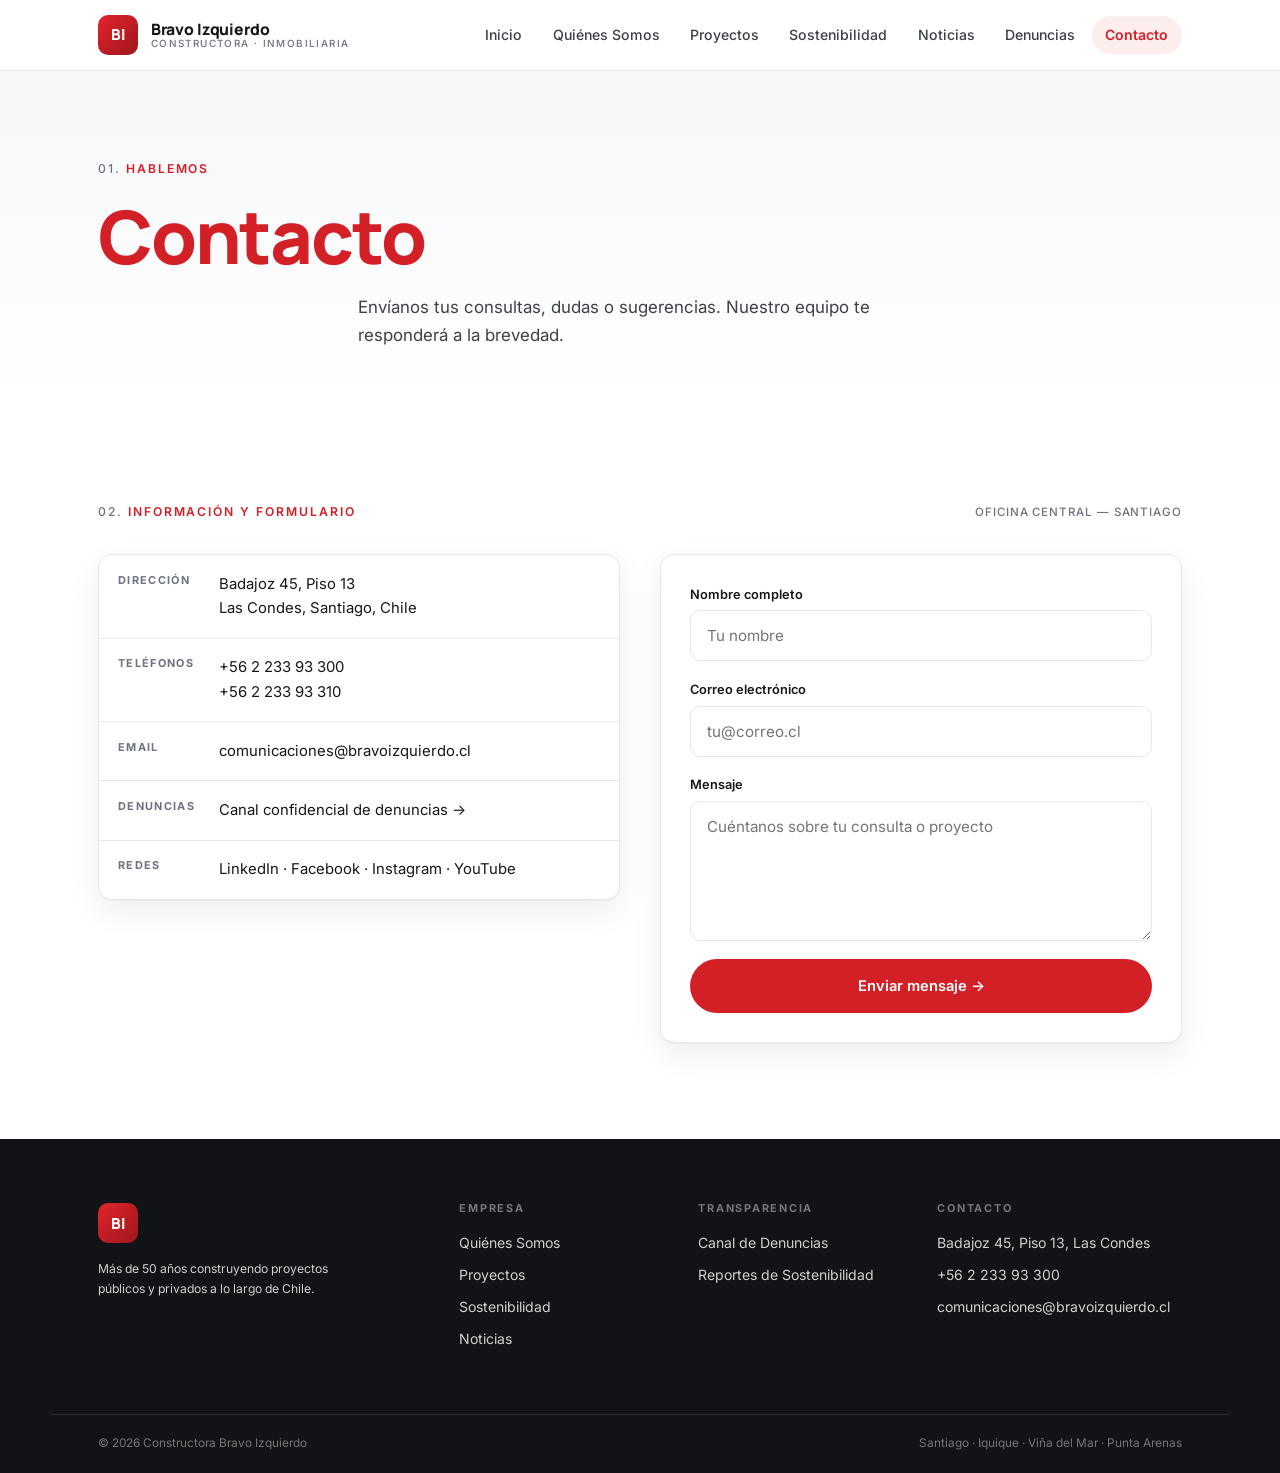
<file: contacto.html>
﻿<!DOCTYPE html>
<html lang="es">
<head>
  <meta charset="UTF-8">
  <meta name="viewport" content="width=device-width, initial-scale=1.0">
  <title>Contacto — Bravo Izquierdo</title>
  <meta name="description" content="Contáctanos: Badajoz 45, Piso 13, Las Condes, Santiago. Teléfono +56 2 233 93 300.">
  <link rel="preconnect" href="https://fonts.googleapis.com">
  <link rel="preconnect" href="https://fonts.gstatic.com" crossorigin>
  <link rel="stylesheet" href="https://fonts.googleapis.com/css2?family=Manrope:wght@600;700;800&family=Inter:wght@400;500;600&display=swap">
  <link rel="stylesheet" href="styles.css?v=20260612c">
  <script>document.documentElement.classList.add("js");</script>
</head>
<body>
<a class="skip-link" href="#contenido">Saltar al contenido</a>

<header class="masthead">
  <div class="masthead-grid">
    <a href="index.html" class="brand">
      <span class="brand-mark">BI</span>
      <span class="brand-name">Bravo Izquierdo<small>Constructora · Inmobiliaria</small></span>
    </a>
    <button class="nav-toggle" aria-expanded="false" aria-controls="nav-principal">Menú</button>
  </div>
  <nav class="nav" id="nav-principal">
    <a href="index.html">Inicio</a>
    <a href="quienes-somos.html">Quiénes Somos</a>
    <a href="proyectos.html">Proyectos</a>
    <a href="sostenibilidad.html">Sostenibilidad</a>
    <a href="noticias.html">Noticias</a>
    <a href="denuncias.html">Denuncias</a>
    <a href="contacto.html" class="is-active">Contacto</a>
  </nav>
</header>

<main id="contenido">

  <section class="subhero">
    <p class="kicker"><span class="num">01.</span> Hablemos</p>
    <h1 class="display-xl reveal"><em>Contacto</em></h1>
    <p class="deck reveal">Envíanos tus consultas, dudas o sugerencias. Nuestro equipo te responderá a la brevedad.</p>
  </section>

  <section class="section">
    <div class="section-head">
      <p class="kicker"><span class="num">02.</span> Información y formulario</p>
      <p class="hint">Oficina central — Santiago</p>
    </div>
    <div class="split">
      <div>
        <dl class="contact-list reveal">
          <div class="item">
            <dt>Dirección</dt>
            <dd>Badajoz 45, Piso 13<br>Las Condes, Santiago, Chile</dd>
          </div>
          <div class="item">
            <dt>Teléfonos</dt>
            <dd><a href="tel:+56223393300">+56 2 233 93 300</a><br><a href="tel:+56223393310">+56 2 233 93 310</a></dd>
          </div>
          <div class="item">
            <dt>Email</dt>
            <dd><a href="mailto:comunicaciones@bravoizquierdo.cl">comunicaciones@bravoizquierdo.cl</a></dd>
          </div>
          <div class="item">
            <dt>Denuncias</dt>
            <dd><a href="denuncias.html">Canal confidencial de denuncias →</a></dd>
          </div>
          <div class="item">
            <dt>Redes</dt>
            <dd>
              <a href="https://www.linkedin.com/company/constructora-bravo-izquierdo" target="_blank" rel="noopener">LinkedIn</a> ·
              <a href="https://www.facebook.com/bravoizquierdo" target="_blank" rel="noopener">Facebook</a> ·
              <a href="https://www.instagram.com/bravoizquierdo" target="_blank" rel="noopener">Instagram</a> ·
              <a href="https://www.youtube.com/@bravoizquierdo" target="_blank" rel="noopener">YouTube</a>
            </dd>
          </div>
        </dl>
      </div>
      <div>
        <form class="form reveal" action="mailto:comunicaciones@bravoizquierdo.cl" method="post" enctype="text/plain">
          <div class="form-row">
            <label for="nombre">Nombre completo</label>
            <input type="text" id="nombre" name="nombre" required autocomplete="name" placeholder="Tu nombre">
          </div>
          <div class="form-row">
            <label for="email">Correo electrónico</label>
            <input type="email" id="email" name="email" required autocomplete="email" placeholder="tu@correo.cl">
          </div>
          <div class="form-row">
            <label for="mensaje">Mensaje</label>
            <textarea id="mensaje" name="mensaje" required placeholder="Cuéntanos sobre tu consulta o proyecto"></textarea>
          </div>
          <div class="form-row">
            <button type="submit">Enviar mensaje →</button>
          </div>
        </form>
      </div>
    </div>
  </section>

</main>

<footer class="footer">
  <div class="footer-grid">
    <div>
      <span class="brand-mark" style="margin-bottom:1rem;">BI</span>
      <p class="mono" style="font-size:.76rem; max-width:34ch;">Más de 50 años construyendo proyectos públicos y privados a lo largo de Chile.</p>
    </div>
    <div>
      <h4>Empresa</h4>
      <ul>
        <li><a href="quienes-somos.html">Quiénes Somos</a></li>
        <li><a href="proyectos.html">Proyectos</a></li>
        <li><a href="sostenibilidad.html">Sostenibilidad</a></li>
        <li><a href="noticias.html">Noticias</a></li>
      </ul>
    </div>
    <div>
      <h4>Transparencia</h4>
      <ul>
        <li><a href="denuncias.html">Canal de Denuncias</a></li>
        <li><a href="sostenibilidad.html">Reportes de Sostenibilidad</a></li>
      </ul>
    </div>
    <div>
      <h4>Contacto</h4>
      <ul>
        <li>Badajoz 45, Piso 13, Las Condes</li>
        <li><a href="tel:+56223393300">+56 2 233 93 300</a></li>
        <li><a href="mailto:comunicaciones@bravoizquierdo.cl">comunicaciones@bravoizquierdo.cl</a></li>
      </ul>
    </div>
  </div>
  <div class="footer-base">
    <span>© <span id="anio-actual">2026</span> Constructora Bravo Izquierdo</span>
    <span>Santiago · Iquique · Viña del Mar · Punta Arenas</span>
  </div>
</footer>

<script defer src="lib/manifest.js?v=20260612c"></script>
<script defer src="main.js?v=20260612c"></script>
</body>
</html>
</file>
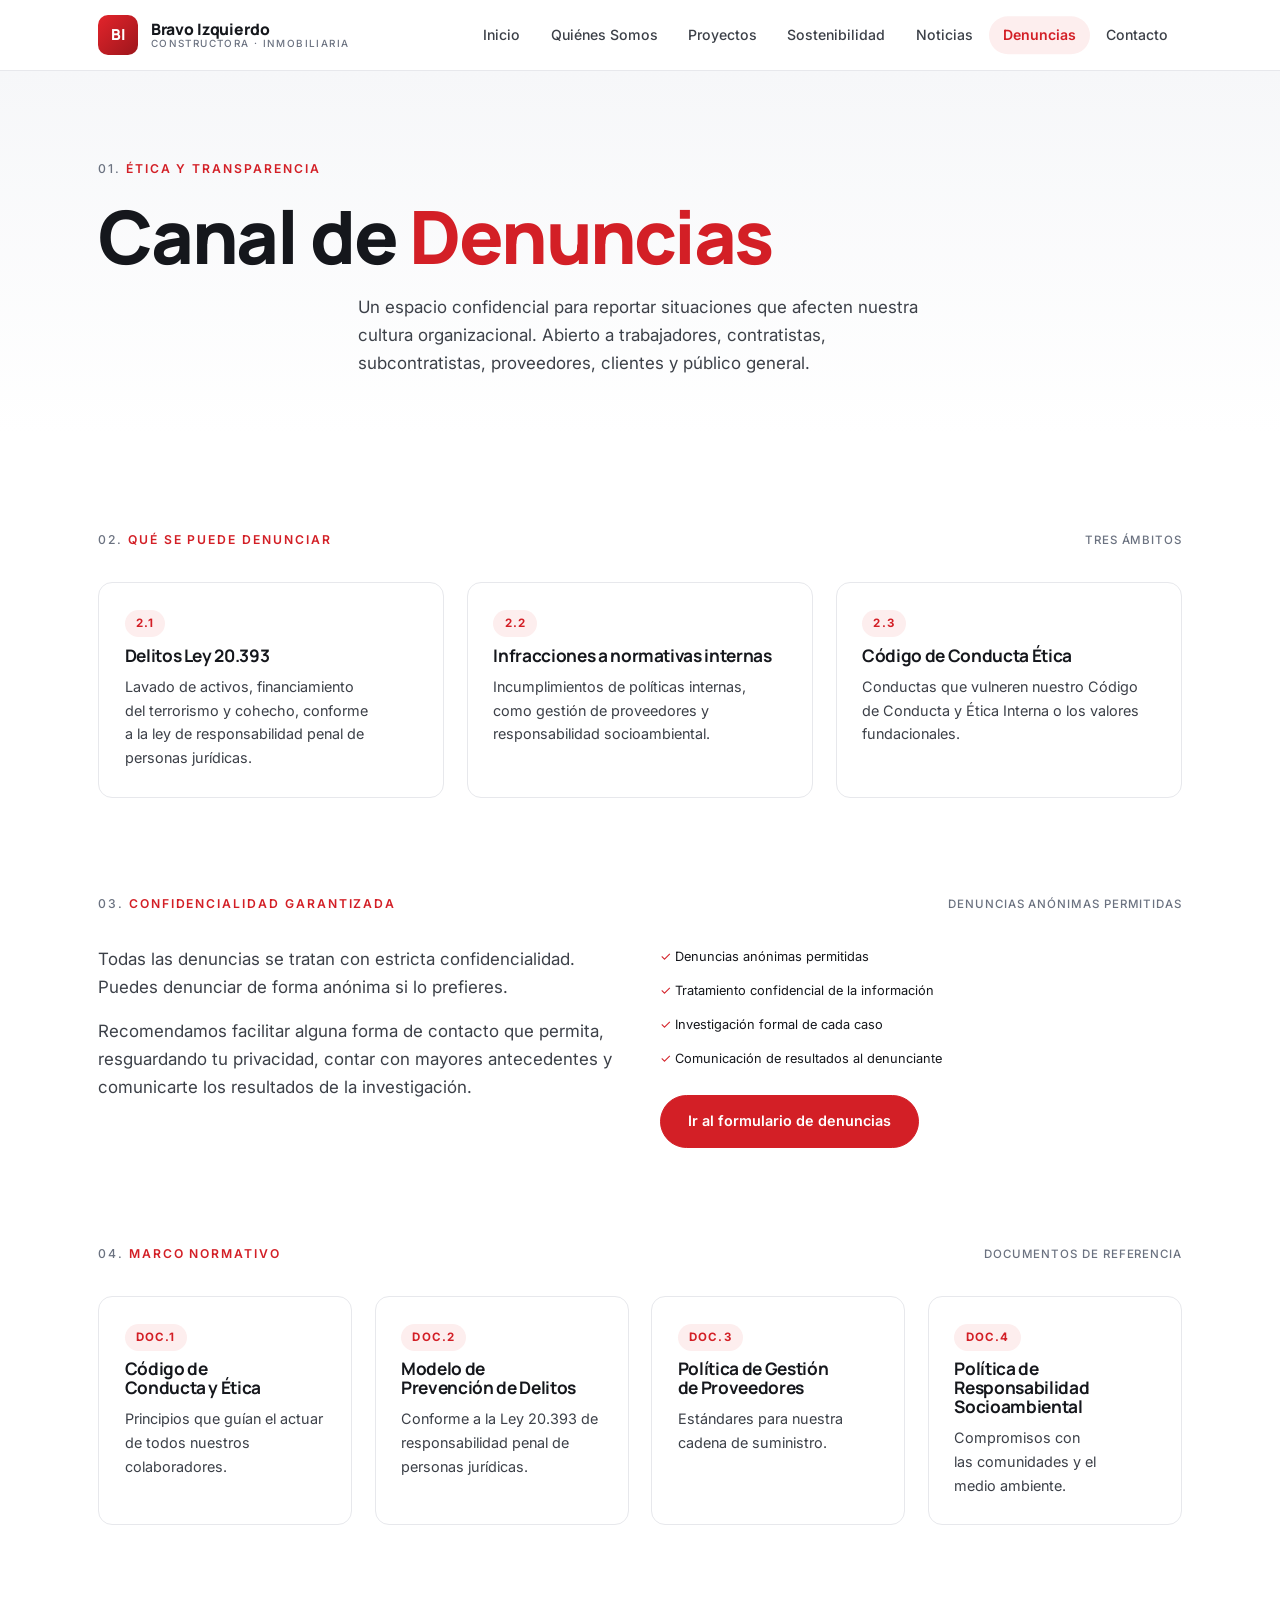
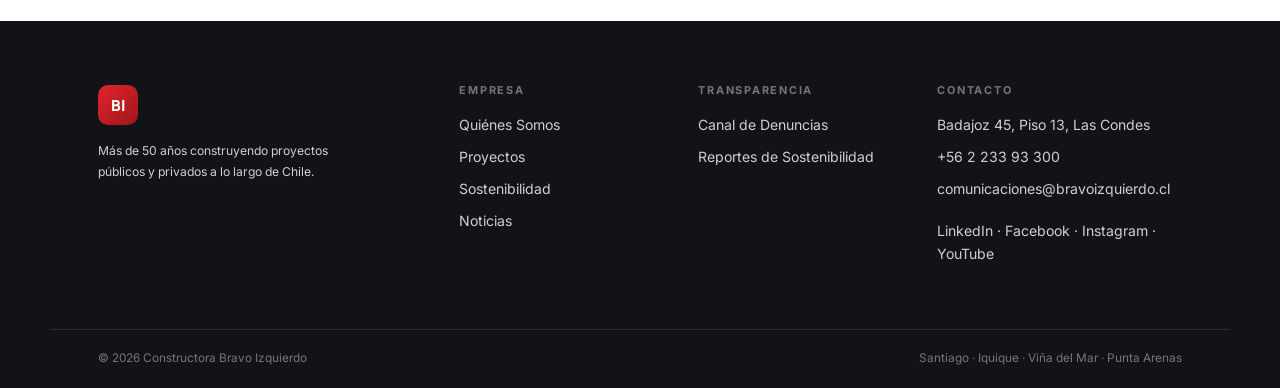
<file: denuncias.html>
﻿<!DOCTYPE html>
<html lang="es">
<head>
  <meta charset="UTF-8">
  <meta name="viewport" content="width=device-width, initial-scale=1.0">
  <title>Canal de Denuncias — Bravo Izquierdo</title>
  <meta name="description" content="Canal de denuncias confidencial de Constructora Bravo Izquierdo: Ley 20.393, Código de Conducta Ética y normativas internas.">
  <link rel="preconnect" href="https://fonts.googleapis.com">
  <link rel="preconnect" href="https://fonts.gstatic.com" crossorigin>
  <link rel="stylesheet" href="https://fonts.googleapis.com/css2?family=Manrope:wght@600;700;800&family=Inter:wght@400;500;600&display=swap">
  <link rel="stylesheet" href="styles.css?v=20260612c">
  <script>document.documentElement.classList.add("js");</script>
</head>
<body>
<a class="skip-link" href="#contenido">Saltar al contenido</a>

<header class="masthead">
  <div class="masthead-grid">
    <a href="index.html" class="brand">
      <span class="brand-mark">BI</span>
      <span class="brand-name">Bravo Izquierdo<small>Constructora · Inmobiliaria</small></span>
    </a>
    <button class="nav-toggle" aria-expanded="false" aria-controls="nav-principal">Menú</button>
  </div>
  <nav class="nav" id="nav-principal">
    <a href="index.html">Inicio</a>
    <a href="quienes-somos.html">Quiénes Somos</a>
    <a href="proyectos.html">Proyectos</a>
    <a href="sostenibilidad.html">Sostenibilidad</a>
    <a href="noticias.html">Noticias</a>
    <a href="denuncias.html" class="is-active">Denuncias</a>
    <a href="contacto.html">Contacto</a>
  </nav>
</header>

<main id="contenido">

  <section class="subhero">
    <p class="kicker"><span class="num">01.</span> Ética y transparencia</p>
    <h1 class="display-xl reveal">Canal de <em>Denuncias</em></h1>
    <p class="deck reveal">Un espacio confidencial para reportar situaciones que afecten nuestra cultura organizacional. Abierto a trabajadores, contratistas, subcontratistas, proveedores, clientes y público general.</p>
  </section>

  <section class="section">
    <div class="section-head">
      <p class="kicker"><span class="num">02.</span> Qué se puede denunciar</p>
      <p class="hint">Tres ámbitos</p>
    </div>
    <div class="grid-cells cols-3">
      <div class="block reveal">
        <span class="num mono">2.1</span>
        <h3>Delitos Ley 20.393</h3>
        <p>Lavado de activos, financiamiento del terrorismo y cohecho, conforme a la ley de responsabilidad penal de personas jurídicas.</p>
      </div>
      <div class="block reveal">
        <span class="num mono">2.2</span>
        <h3>Infracciones a normativas internas</h3>
        <p>Incumplimientos de políticas internas, como gestión de proveedores y responsabilidad socioambiental.</p>
      </div>
      <div class="block reveal">
        <span class="num mono">2.3</span>
        <h3>Código de Conducta Ética</h3>
        <p>Conductas que vulneren nuestro Código de Conducta y Ética Interna o los valores fundacionales.</p>
      </div>
    </div>
  </section>

  <section class="section">
    <div class="section-head">
      <p class="kicker"><span class="num">03.</span> Confidencialidad garantizada</p>
      <p class="hint">Denuncias anónimas permitidas</p>
    </div>
    <div class="split">
      <div>
        <p class="lede reveal">Todas las denuncias se tratan con estricta confidencialidad. Puedes denunciar de forma anónima si lo prefieres.</p>
        <p class="lede reveal">Recomendamos facilitar alguna forma de contacto que permita, resguardando tu privacidad, contar con mayores antecedentes y comunicarte los resultados de la investigación.</p>
      </div>
      <div>
        <ul style="display:grid; gap:.8rem;">
          <li class="mono reveal" style="font-size:.8rem;"><span style="color:var(--accent);">✓</span> Denuncias anónimas permitidas</li>
          <li class="mono reveal" style="font-size:.8rem;"><span style="color:var(--accent);">✓</span> Tratamiento confidencial de la información</li>
          <li class="mono reveal" style="font-size:.8rem;"><span style="color:var(--accent);">✓</span> Investigación formal de cada caso</li>
          <li class="mono reveal" style="font-size:.8rem;"><span style="color:var(--accent);">✓</span> Comunicación de resultados al denunciante</li>
        </ul>
        <p style="margin-top:1.6rem;" class="reveal">
          <a href="https://bravoizquierdo.cl/web/denuncias/" target="_blank" rel="noopener" class="btn btn-accent">Ir al formulario de denuncias</a>
        </p>
      </div>
    </div>
  </section>

  <section class="section">
    <div class="section-head">
      <p class="kicker"><span class="num">04.</span> Marco normativo</p>
      <p class="hint">Documentos de referencia</p>
    </div>
    <div class="grid-cells cols-4">
      <div class="block reveal">
        <span class="num mono">DOC.1</span>
        <h3>Código de Conducta y Ética</h3>
        <p>Principios que guían el actuar de todos nuestros colaboradores.</p>
      </div>
      <div class="block reveal">
        <span class="num mono">DOC.2</span>
        <h3>Modelo de Prevención de Delitos</h3>
        <p>Conforme a la Ley 20.393 de responsabilidad penal de personas jurídicas.</p>
      </div>
      <div class="block reveal">
        <span class="num mono">DOC.3</span>
        <h3>Política de Gestión de Proveedores</h3>
        <p>Estándares para nuestra cadena de suministro.</p>
      </div>
      <div class="block reveal">
        <span class="num mono">DOC.4</span>
        <h3>Política de Responsabilidad Socioambiental</h3>
        <p>Compromisos con las comunidades y el medio ambiente.</p>
      </div>
    </div>
  </section>

</main>

<footer class="footer">
  <div class="footer-grid">
    <div>
      <span class="brand-mark" style="margin-bottom:1rem;">BI</span>
      <p class="mono" style="font-size:.76rem; max-width:34ch;">Más de 50 años construyendo proyectos públicos y privados a lo largo de Chile.</p>
    </div>
    <div>
      <h4>Empresa</h4>
      <ul>
        <li><a href="quienes-somos.html">Quiénes Somos</a></li>
        <li><a href="proyectos.html">Proyectos</a></li>
        <li><a href="sostenibilidad.html">Sostenibilidad</a></li>
        <li><a href="noticias.html">Noticias</a></li>
      </ul>
    </div>
    <div>
      <h4>Transparencia</h4>
      <ul>
        <li><a href="denuncias.html">Canal de Denuncias</a></li>
        <li><a href="sostenibilidad.html">Reportes de Sostenibilidad</a></li>
      </ul>
    </div>
    <div>
      <h4>Contacto</h4>
      <ul>
        <li>Badajoz 45, Piso 13, Las Condes</li>
        <li><a href="tel:+56223393300">+56 2 233 93 300</a></li>
        <li><a href="mailto:comunicaciones@bravoizquierdo.cl">comunicaciones@bravoizquierdo.cl</a></li>
        <li style="margin-top:.6rem;">
          <a href="https://www.linkedin.com/company/constructora-bravo-izquierdo" target="_blank" rel="noopener">LinkedIn</a> ·
          <a href="https://www.facebook.com/bravoizquierdo" target="_blank" rel="noopener">Facebook</a> ·
          <a href="https://www.instagram.com/bravoizquierdo" target="_blank" rel="noopener">Instagram</a> ·
          <a href="https://www.youtube.com/@bravoizquierdo" target="_blank" rel="noopener">YouTube</a>
        </li>
      </ul>
    </div>
  </div>
  <div class="footer-base">
    <span>© <span id="anio-actual">2026</span> Constructora Bravo Izquierdo</span>
    <span>Santiago · Iquique · Viña del Mar · Punta Arenas</span>
  </div>
</footer>

<script defer src="lib/manifest.js?v=20260612c"></script>
<script defer src="main.js?v=20260612c"></script>
</body>
</html>
</file>
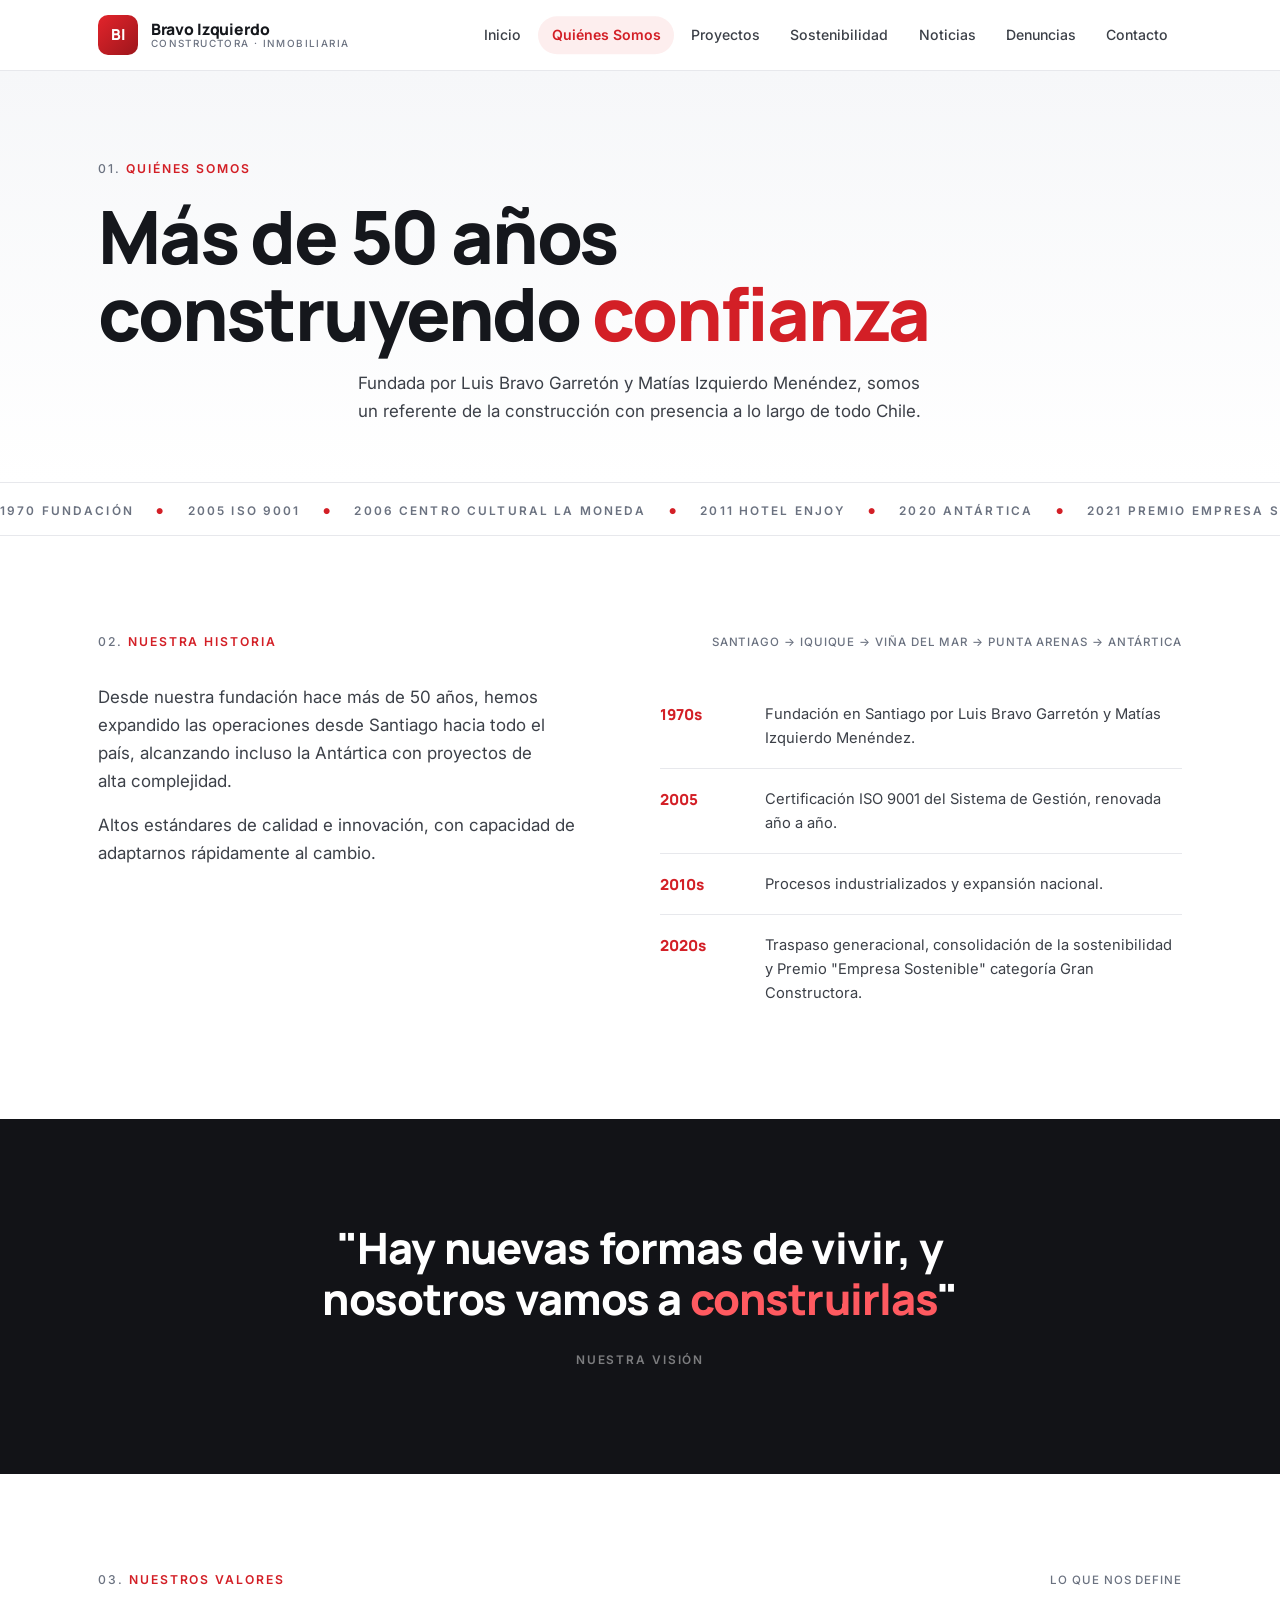
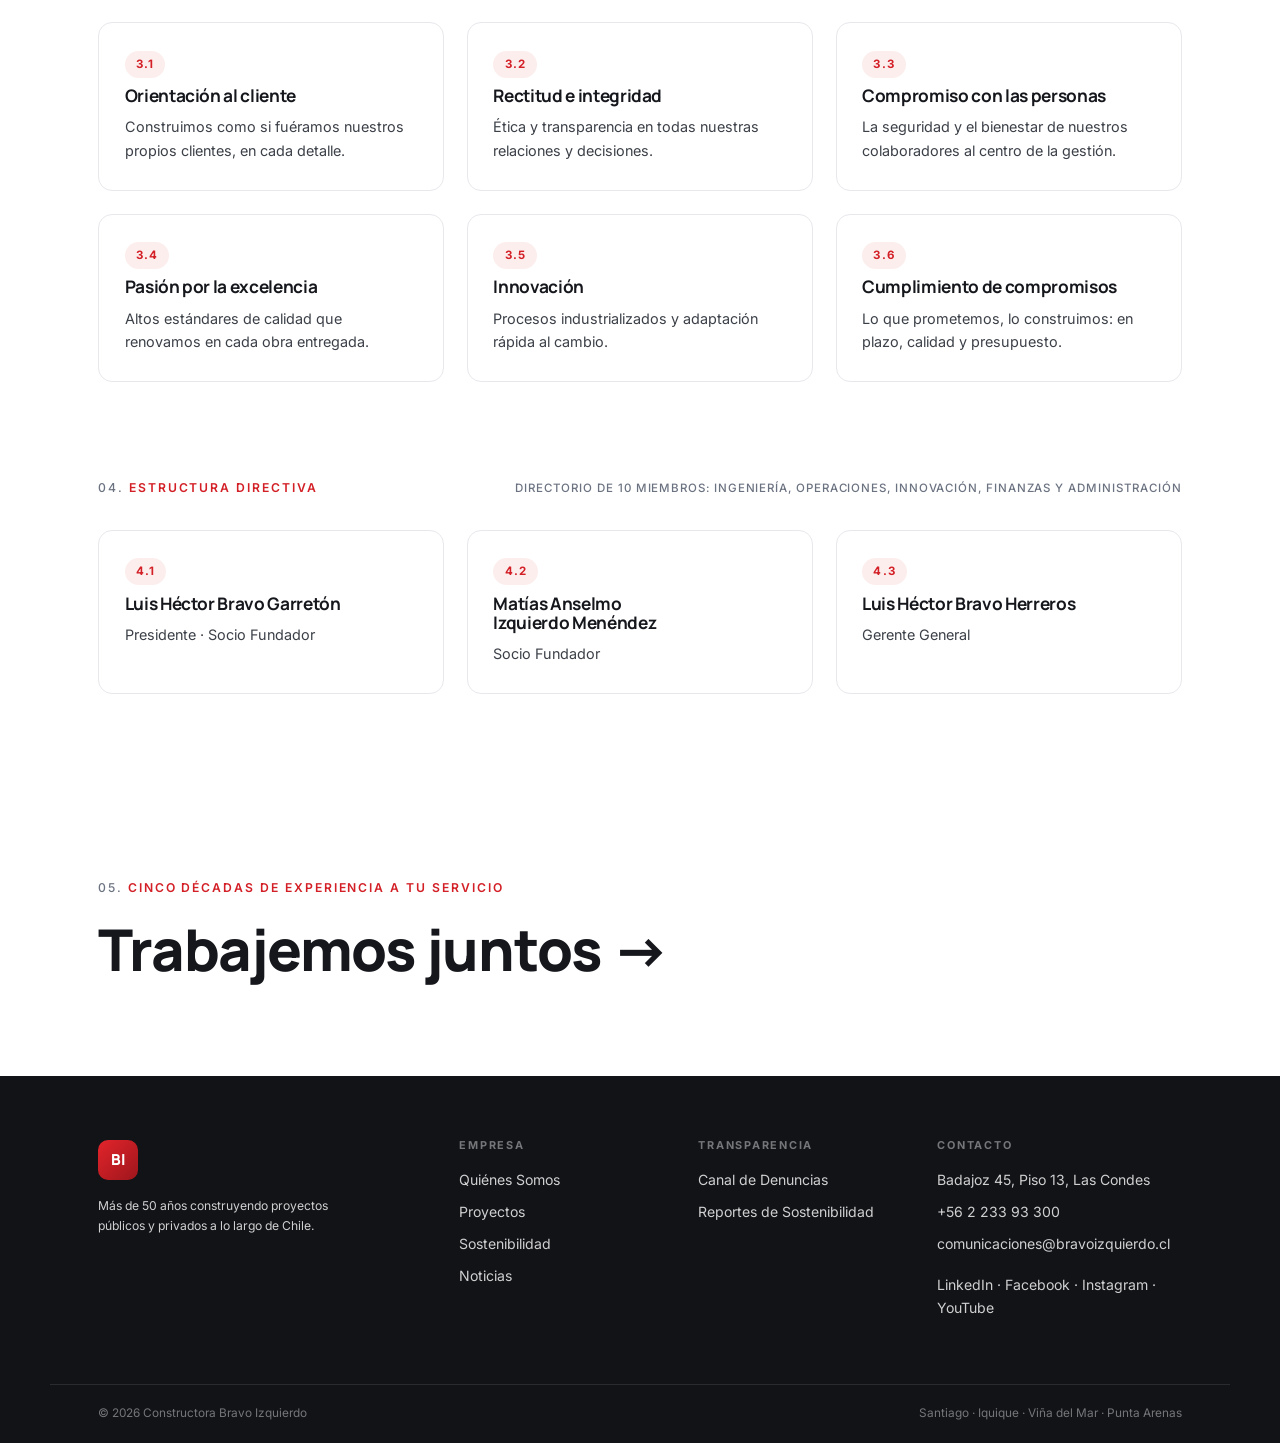
<file: quienes-somos.html>
﻿<!DOCTYPE html>
<html lang="es">
<head>
  <meta charset="UTF-8">
  <meta name="viewport" content="width=device-width, initial-scale=1.0">
  <title>Quiénes Somos — Bravo Izquierdo</title>
  <meta name="description" content="Más de 50 años de historia: trayectoria, misión, visión y valores de Constructora Bravo Izquierdo.">
  <link rel="preconnect" href="https://fonts.googleapis.com">
  <link rel="preconnect" href="https://fonts.gstatic.com" crossorigin>
  <link rel="stylesheet" href="https://fonts.googleapis.com/css2?family=Manrope:wght@600;700;800&family=Inter:wght@400;500;600&display=swap">
  <link rel="stylesheet" href="styles.css?v=20260612c">
  <script>document.documentElement.classList.add("js");</script>
</head>
<body>
<a class="skip-link" href="#contenido">Saltar al contenido</a>

<header class="masthead">
  <div class="masthead-grid">
    <a href="index.html" class="brand">
      <span class="brand-mark">BI</span>
      <span class="brand-name">Bravo Izquierdo<small>Constructora · Inmobiliaria</small></span>
    </a>
    <button class="nav-toggle" aria-expanded="false" aria-controls="nav-principal">Menú</button>
  </div>
  <nav class="nav" id="nav-principal">
    <a href="index.html">Inicio</a>
    <a href="quienes-somos.html" class="is-active">Quiénes Somos</a>
    <a href="proyectos.html">Proyectos</a>
    <a href="sostenibilidad.html">Sostenibilidad</a>
    <a href="noticias.html">Noticias</a>
    <a href="denuncias.html">Denuncias</a>
    <a href="contacto.html">Contacto</a>
  </nav>
</header>

<main id="contenido">

  <section class="subhero">
    <p class="kicker"><span class="num">01.</span> Quiénes somos</p>
    <h1 class="display-xl reveal">Más de 50 años construyendo <em>confianza</em></h1>
    <p class="deck reveal">Fundada por Luis Bravo Garretón y Matías Izquierdo Menéndez, somos un referente de la construcción con presencia a lo largo de todo Chile.</p>
  </section>

  <div class="marquee" aria-hidden="true">
    <div class="marquee-track">1970 Fundación<span class="sep">●</span>2005 ISO 9001<span class="sep">●</span>2006 Centro Cultural La Moneda<span class="sep">●</span>2011 Hotel Enjoy<span class="sep">●</span>2020 Antártica<span class="sep">●</span>2021 Premio Empresa Sostenible<span class="sep">●</span></div>
  </div>

  <!-- Historia -->
  <section class="section">
    <div class="section-head">
      <p class="kicker"><span class="num">02.</span> Nuestra historia</p>
      <p class="hint">Santiago → Iquique → Viña del Mar → Punta Arenas → Antártica</p>
    </div>
    <div class="split">
      <div>
        <p class="lede reveal">Desde nuestra fundación hace más de 50 años, hemos expandido las operaciones desde Santiago hacia todo el país, alcanzando incluso la Antártica con proyectos de alta complejidad.</p>
        <p class="lede reveal">Altos estándares de calidad e innovación, con capacidad de adaptarnos rápidamente al cambio.</p>
      </div>
      <div style="padding:0;">
        <div class="timeline" style="border-top:0;">
          <div class="timeline-item">
            <span class="anio mono">1970s</span>
            <span class="detalle">Fundación en Santiago por Luis Bravo Garretón y Matías Izquierdo Menéndez.</span>
          </div>
          <div class="timeline-item">
            <span class="anio mono">2005</span>
            <span class="detalle">Certificación ISO 9001 del Sistema de Gestión, renovada año a año.</span>
          </div>
          <div class="timeline-item">
            <span class="anio mono">2010s</span>
            <span class="detalle">Procesos industrializados y expansión nacional.</span>
          </div>
          <div class="timeline-item">
            <span class="anio mono">2020s</span>
            <span class="detalle">Traspaso generacional, consolidación de la sostenibilidad y Premio "Empresa Sostenible" categoría Gran Constructora.</span>
          </div>
        </div>
      </div>
    </div>
  </section>

  <!-- Visión -->
  <section class="banda">
    <blockquote>"Hay nuevas formas de vivir, y nosotros vamos a <em>construirlas</em>"</blockquote>
    <cite>Nuestra visión</cite>
  </section>

  <!-- Valores -->
  <section class="section">
    <div class="section-head">
      <p class="kicker"><span class="num">03.</span> Nuestros valores</p>
      <p class="hint">Lo que nos define</p>
    </div>
    <div class="grid-cells cols-3">
      <div class="block reveal"><span class="num mono">3.1</span><h3>Orientación al cliente</h3><p>Construimos como si fuéramos nuestros propios clientes, en cada detalle.</p></div>
      <div class="block reveal"><span class="num mono">3.2</span><h3>Rectitud e integridad</h3><p>Ética y transparencia en todas nuestras relaciones y decisiones.</p></div>
      <div class="block reveal"><span class="num mono">3.3</span><h3>Compromiso con las personas</h3><p>La seguridad y el bienestar de nuestros colaboradores al centro de la gestión.</p></div>
      <div class="block reveal"><span class="num mono">3.4</span><h3>Pasión por la excelencia</h3><p>Altos estándares de calidad que renovamos en cada obra entregada.</p></div>
      <div class="block reveal"><span class="num mono">3.5</span><h3>Innovación</h3><p>Procesos industrializados y adaptación rápida al cambio.</p></div>
      <div class="block reveal"><span class="num mono">3.6</span><h3>Cumplimiento de compromisos</h3><p>Lo que prometemos, lo construimos: en plazo, calidad y presupuesto.</p></div>
    </div>
  </section>

  <!-- Directorio -->
  <section class="section">
    <div class="section-head">
      <p class="kicker"><span class="num">04.</span> Estructura directiva</p>
      <p class="hint">Directorio de 10 miembros: ingeniería, operaciones, innovación, finanzas y administración</p>
    </div>
    <div class="grid-cells cols-3">
      <div class="block reveal">
        <span class="num mono">4.1</span>
        <h3>Luis Héctor Bravo Garretón</h3>
        <p>Presidente · Socio Fundador</p>
      </div>
      <div class="block reveal">
        <span class="num mono">4.2</span>
        <h3>Matías Anselmo Izquierdo Menéndez</h3>
        <p>Socio Fundador</p>
      </div>
      <div class="block reveal">
        <span class="num mono">4.3</span>
        <h3>Luis Héctor Bravo Herreros</h3>
        <p>Gerente General</p>
      </div>
    </div>
  </section>

  <section class="cta">
    <p class="kicker"><span class="num">05.</span> Cinco décadas de experiencia a tu servicio</p>
    <a href="contacto.html" class="giant">Trabajemos juntos →</a>
  </section>

</main>

<footer class="footer">
  <div class="footer-grid">
    <div>
      <span class="brand-mark" style="margin-bottom:1rem;">BI</span>
      <p class="mono" style="font-size:.76rem; max-width:34ch;">Más de 50 años construyendo proyectos públicos y privados a lo largo de Chile.</p>
    </div>
    <div>
      <h4>Empresa</h4>
      <ul>
        <li><a href="quienes-somos.html">Quiénes Somos</a></li>
        <li><a href="proyectos.html">Proyectos</a></li>
        <li><a href="sostenibilidad.html">Sostenibilidad</a></li>
        <li><a href="noticias.html">Noticias</a></li>
      </ul>
    </div>
    <div>
      <h4>Transparencia</h4>
      <ul>
        <li><a href="denuncias.html">Canal de Denuncias</a></li>
        <li><a href="sostenibilidad.html">Reportes de Sostenibilidad</a></li>
      </ul>
    </div>
    <div>
      <h4>Contacto</h4>
      <ul>
        <li>Badajoz 45, Piso 13, Las Condes</li>
        <li><a href="tel:+56223393300">+56 2 233 93 300</a></li>
        <li><a href="mailto:comunicaciones@bravoizquierdo.cl">comunicaciones@bravoizquierdo.cl</a></li>
        <li style="margin-top:.6rem;">
          <a href="https://www.linkedin.com/company/constructora-bravo-izquierdo" target="_blank" rel="noopener">LinkedIn</a> ·
          <a href="https://www.facebook.com/bravoizquierdo" target="_blank" rel="noopener">Facebook</a> ·
          <a href="https://www.instagram.com/bravoizquierdo" target="_blank" rel="noopener">Instagram</a> ·
          <a href="https://www.youtube.com/@bravoizquierdo" target="_blank" rel="noopener">YouTube</a>
        </li>
      </ul>
    </div>
  </div>
  <div class="footer-base">
    <span>© <span id="anio-actual">2026</span> Constructora Bravo Izquierdo</span>
    <span>Santiago · Iquique · Viña del Mar · Punta Arenas</span>
  </div>
</footer>

<script defer src="lib/manifest.js?v=20260612c"></script>
<script defer src="main.js?v=20260612c"></script>
</body>
</html>
</file>
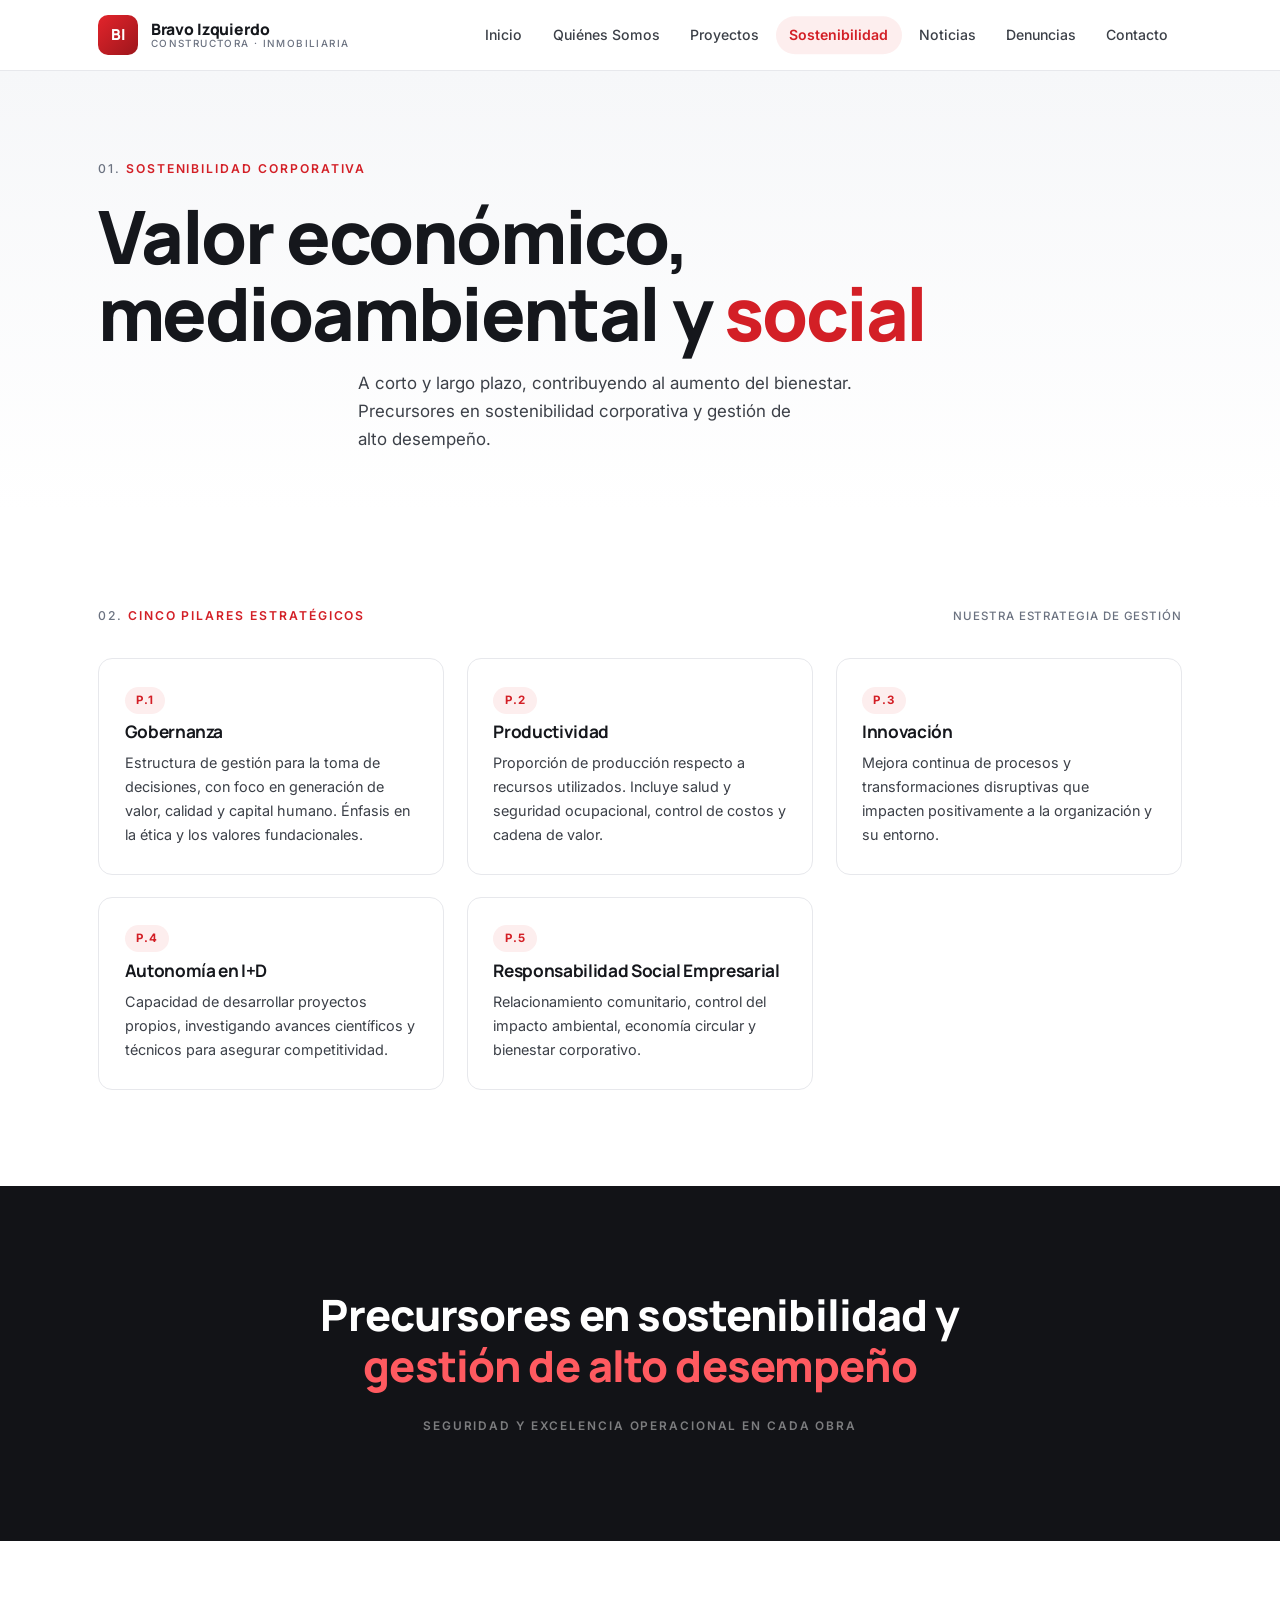
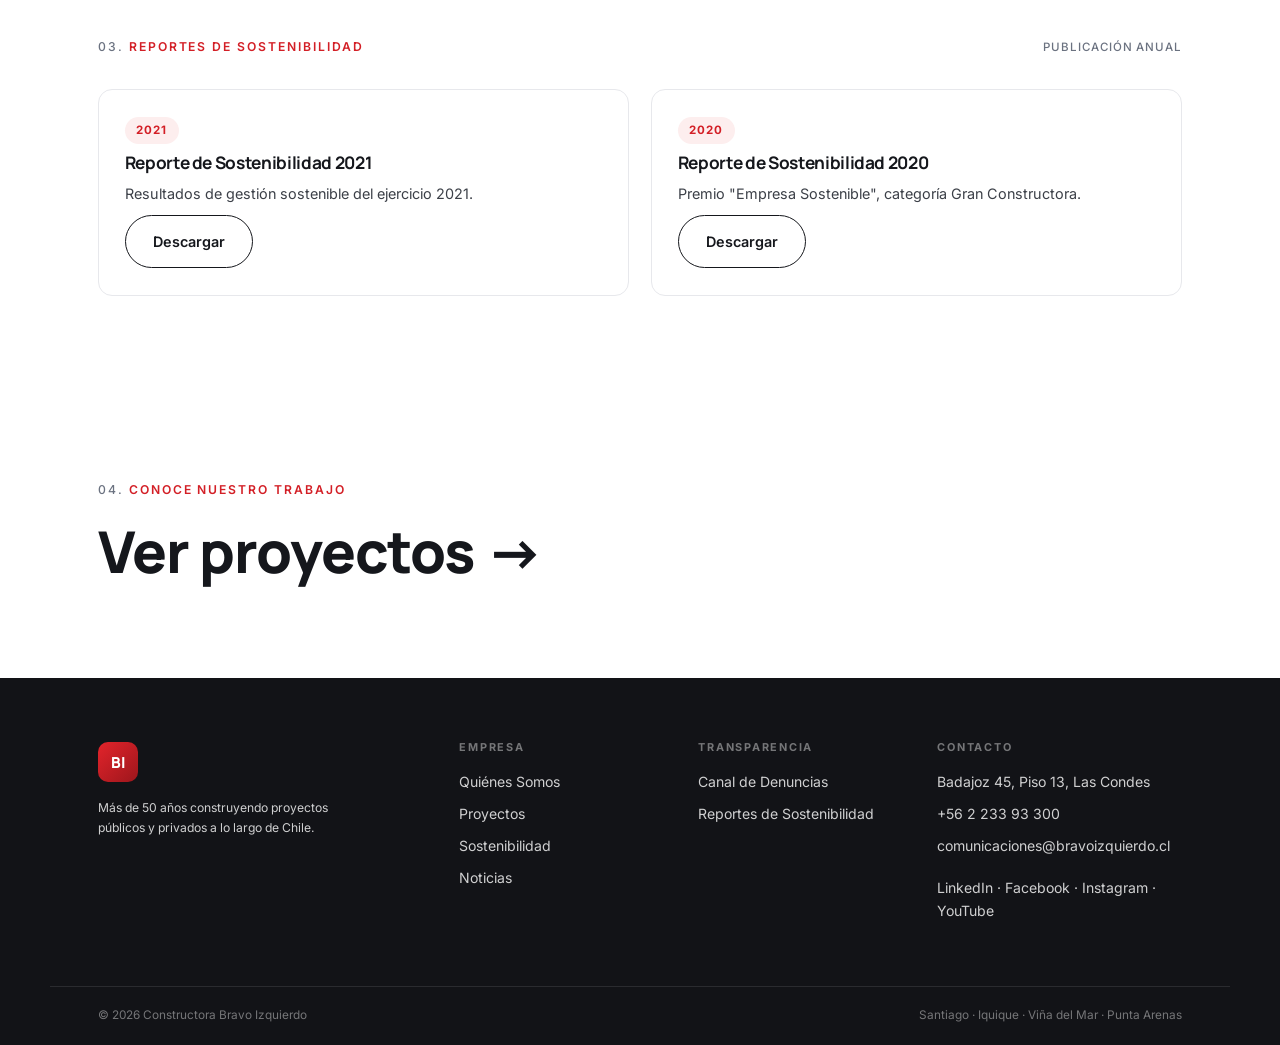
<file: sostenibilidad.html>
﻿<!DOCTYPE html>
<html lang="es">
<head>
  <meta charset="UTF-8">
  <meta name="viewport" content="width=device-width, initial-scale=1.0">
  <title>Sostenibilidad — Bravo Izquierdo</title>
  <meta name="description" content="Sostenibilidad corporativa de Bravo Izquierdo: gobernanza, productividad, innovación, I+D y responsabilidad social empresarial.">
  <link rel="preconnect" href="https://fonts.googleapis.com">
  <link rel="preconnect" href="https://fonts.gstatic.com" crossorigin>
  <link rel="stylesheet" href="https://fonts.googleapis.com/css2?family=Manrope:wght@600;700;800&family=Inter:wght@400;500;600&display=swap">
  <link rel="stylesheet" href="styles.css?v=20260612c">
  <script>document.documentElement.classList.add("js");</script>
</head>
<body>
<a class="skip-link" href="#contenido">Saltar al contenido</a>

<header class="masthead">
  <div class="masthead-grid">
    <a href="index.html" class="brand">
      <span class="brand-mark">BI</span>
      <span class="brand-name">Bravo Izquierdo<small>Constructora · Inmobiliaria</small></span>
    </a>
    <button class="nav-toggle" aria-expanded="false" aria-controls="nav-principal">Menú</button>
  </div>
  <nav class="nav" id="nav-principal">
    <a href="index.html">Inicio</a>
    <a href="quienes-somos.html">Quiénes Somos</a>
    <a href="proyectos.html">Proyectos</a>
    <a href="sostenibilidad.html" class="is-active">Sostenibilidad</a>
    <a href="noticias.html">Noticias</a>
    <a href="denuncias.html">Denuncias</a>
    <a href="contacto.html">Contacto</a>
  </nav>
</header>

<main id="contenido">

  <section class="subhero">
    <p class="kicker"><span class="num">01.</span> Sostenibilidad corporativa</p>
    <h1 class="display-xl reveal">Valor económico, medioambiental y <em>social</em></h1>
    <p class="deck reveal">A corto y largo plazo, contribuyendo al aumento del bienestar. Precursores en sostenibilidad corporativa y gestión de alto desempeño.</p>
  </section>

  <section class="section">
    <div class="section-head">
      <p class="kicker"><span class="num">02.</span> Cinco pilares estratégicos</p>
      <p class="hint">Nuestra estrategia de gestión</p>
    </div>
    <div class="grid-cells cols-3">
      <div class="block reveal">
        <span class="num mono">P.1</span>
        <h3>Gobernanza</h3>
        <p>Estructura de gestión para la toma de decisiones, con foco en generación de valor, calidad y capital humano. Énfasis en la ética y los valores fundacionales.</p>
      </div>
      <div class="block reveal">
        <span class="num mono">P.2</span>
        <h3>Productividad</h3>
        <p>Proporción de producción respecto a recursos utilizados. Incluye salud y seguridad ocupacional, control de costos y cadena de valor.</p>
      </div>
      <div class="block reveal">
        <span class="num mono">P.3</span>
        <h3>Innovación</h3>
        <p>Mejora continua de procesos y transformaciones disruptivas que impacten positivamente a la organización y su entorno.</p>
      </div>
      <div class="block reveal">
        <span class="num mono">P.4</span>
        <h3>Autonomía en I+D</h3>
        <p>Capacidad de desarrollar proyectos propios, investigando avances científicos y técnicos para asegurar competitividad.</p>
      </div>
      <div class="block reveal">
        <span class="num mono">P.5</span>
        <h3>Responsabilidad Social Empresarial</h3>
        <p>Relacionamiento comunitario, control del impacto ambiental, economía circular y bienestar corporativo.</p>
      </div>
    </div>
  </section>

  <section class="banda">
    <blockquote>Precursores en sostenibilidad y <em>gestión de alto desempeño</em></blockquote>
    <cite>Seguridad y excelencia operacional en cada obra</cite>
  </section>

  <section class="section">
    <div class="section-head">
      <p class="kicker"><span class="num">03.</span> Reportes de Sostenibilidad</p>
      <p class="hint">Publicación anual</p>
    </div>
    <div class="grid-cells cols-2">
      <div class="block reveal">
        <span class="num mono">2021</span>
        <h3>Reporte de Sostenibilidad 2021</h3>
        <p>Resultados de gestión sostenible del ejercicio 2021.</p>
        <a href="https://bravoizquierdo.cl/web/sostenibilidad/" target="_blank" rel="noopener" class="btn" style="align-self:flex-start;">Descargar</a>
      </div>
      <div class="block reveal">
        <span class="num mono">2020</span>
        <h3>Reporte de Sostenibilidad 2020</h3>
        <p>Premio "Empresa Sostenible", categoría Gran Constructora.</p>
        <a href="https://bravoizquierdo.cl/web/sostenibilidad/" target="_blank" rel="noopener" class="btn" style="align-self:flex-start;">Descargar</a>
      </div>
    </div>
  </section>

  <section class="cta">
    <p class="kicker"><span class="num">04.</span> Conoce nuestro trabajo</p>
    <a href="proyectos.html" class="giant">Ver proyectos →</a>
  </section>

</main>

<footer class="footer">
  <div class="footer-grid">
    <div>
      <span class="brand-mark" style="margin-bottom:1rem;">BI</span>
      <p class="mono" style="font-size:.76rem; max-width:34ch;">Más de 50 años construyendo proyectos públicos y privados a lo largo de Chile.</p>
    </div>
    <div>
      <h4>Empresa</h4>
      <ul>
        <li><a href="quienes-somos.html">Quiénes Somos</a></li>
        <li><a href="proyectos.html">Proyectos</a></li>
        <li><a href="sostenibilidad.html">Sostenibilidad</a></li>
        <li><a href="noticias.html">Noticias</a></li>
      </ul>
    </div>
    <div>
      <h4>Transparencia</h4>
      <ul>
        <li><a href="denuncias.html">Canal de Denuncias</a></li>
        <li><a href="sostenibilidad.html">Reportes de Sostenibilidad</a></li>
      </ul>
    </div>
    <div>
      <h4>Contacto</h4>
      <ul>
        <li>Badajoz 45, Piso 13, Las Condes</li>
        <li><a href="tel:+56223393300">+56 2 233 93 300</a></li>
        <li><a href="mailto:comunicaciones@bravoizquierdo.cl">comunicaciones@bravoizquierdo.cl</a></li>
        <li style="margin-top:.6rem;">
          <a href="https://www.linkedin.com/company/constructora-bravo-izquierdo" target="_blank" rel="noopener">LinkedIn</a> ·
          <a href="https://www.facebook.com/bravoizquierdo" target="_blank" rel="noopener">Facebook</a> ·
          <a href="https://www.instagram.com/bravoizquierdo" target="_blank" rel="noopener">Instagram</a> ·
          <a href="https://www.youtube.com/@bravoizquierdo" target="_blank" rel="noopener">YouTube</a>
        </li>
      </ul>
    </div>
  </div>
  <div class="footer-base">
    <span>© <span id="anio-actual">2026</span> Constructora Bravo Izquierdo</span>
    <span>Santiago · Iquique · Viña del Mar · Punta Arenas</span>
  </div>
</footer>

<script defer src="lib/manifest.js?v=20260612c"></script>
<script defer src="main.js?v=20260612c"></script>
</body>
</html>
</file>
<file: styles.css>
/* =============================================================
   BRAVO IZQUIERDO — Corporativo claro
   1. Tokens
   ============================================================= */
:root {
  --bg:      #ffffff;
  --bg-soft: #f6f7f9;
  --ink:     #15171c;
  --ink-2:   #3c4048;
  --gray:    #6b7280;
  --line:    #e7e8ec;

  --accent:      #d31f26;   /* rojo del isotipo, ligeramente profundizado para texto */
  --accent-soft: #fdeeee;
  --dark:        #121317;   /* carbón del pie y banda */

  --display: 'Manrope', 'Segoe UI', system-ui, sans-serif;
  --sans: 'Inter', 'Segoe UI', system-ui, sans-serif;
  --mono: 'Inter', 'Segoe UI', system-ui, sans-serif;

  --gutter: clamp(1.2rem, 5vw, 3rem);
  --maxw: 1180px;
  --radius: 14px;
  --shadow: 0 1px 2px rgba(21,23,28,.04), 0 12px 32px rgba(21,23,28,.07);
  --shadow-lift: 0 2px 4px rgba(21,23,28,.05), 0 20px 48px rgba(21,23,28,.12);
  --ease-out: cubic-bezier(0.16, 1, 0.3, 1);
}

/* =============================================================
   2. Reset & base
   ============================================================= */
*, *::before, *::after { box-sizing: border-box; margin: 0; }
html { -webkit-text-size-adjust: 100%; overflow-x: clip; scroll-behavior: smooth; }
@media (prefers-reduced-motion: reduce) { html { scroll-behavior: auto; } }
body {
  font-family: var(--sans);
  font-size: 16px;
  line-height: 1.65;
  color: var(--ink);
  background: var(--bg);
  -webkit-font-smoothing: antialiased;
  text-rendering: optimizeLegibility;
  overflow-x: clip;
  overscroll-behavior-y: none;
}
img, svg, video { display: block; max-width: 100%; }
img { height: auto; }
button { font: inherit; color: inherit; cursor: pointer; border: 0; background: none; }
a { color: inherit; text-decoration: none; }
p { text-wrap: pretty; }
h1, h2, h3, h4 { text-wrap: balance; line-height: 1.08; letter-spacing: -0.02em; }
ul { list-style: none; padding: 0; }
dl, dd { margin: 0; }
::selection { background: var(--accent); color: #fff; }
:focus-visible { outline: 2px solid var(--accent); outline-offset: 3px; border-radius: 4px; }

.skip-link {
  position: fixed; top: -100px; left: 1rem;
  padding: .6rem 1rem; background: var(--ink); color: #fff;
  z-index: 9999; font-size: .85rem; border-radius: 8px;
}
.skip-link:focus { top: 1rem; }

/* Transiciones entre páginas */
@view-transition { navigation: auto; }
::view-transition-old(root), ::view-transition-new(root) {
  animation-duration: 0.4s;
  animation-timing-function: var(--ease-out);
}
::view-transition-old(root) { animation-name: vtFadeOut; }
::view-transition-new(root) { animation-name: vtFadeIn; }
@keyframes vtFadeOut { to { opacity: 0; } }
@keyframes vtFadeIn { from { opacity: 0; } }

/* =============================================================
   3. Utilidades
   ============================================================= */
.kicker {
  font-size: .76rem;
  font-weight: 600;
  letter-spacing: .16em;
  text-transform: uppercase;
  color: var(--accent);
}
.kicker .num { color: var(--gray); font-weight: 500; }
.mono { font-family: var(--sans); }

/* =============================================================
   4. Tipografía display
   ============================================================= */
.display-xl {
  font-family: var(--display);
  font-weight: 800;
  font-size: clamp(2.3rem, 6vw, 4.6rem);
  line-height: 1.04;
  letter-spacing: -0.03em;
}
.display-l {
  font-family: var(--display);
  font-weight: 800;
  font-size: clamp(1.7rem, 3.6vw, 2.7rem);
  letter-spacing: -0.02em;
}
.display-m {
  font-family: var(--display);
  font-weight: 700;
  font-size: clamp(1.15rem, 2.2vw, 1.5rem);
}
.display-xl em, .display-l em { font-style: normal; color: var(--accent); }

/* =============================================================
   5. Componentes
   ============================================================= */

/* ---- Cabecera ---- */
.masthead {
  position: sticky; top: 0; z-index: 100;
  background: rgba(255,255,255,.86);
  backdrop-filter: blur(14px) saturate(160%);
  -webkit-backdrop-filter: blur(14px) saturate(160%);
  border-bottom: 1px solid var(--line);
}
.masthead-grid {
  display: flex; align-items: center; justify-content: space-between;
  min-height: 70px;
  max-width: var(--maxw);
  margin-inline: auto;
  padding-inline: var(--gutter);
}
.brand { display: flex; align-items: center; gap: .8rem; }
.brand-mark {
  width: 40px; height: 40px;
  background: linear-gradient(135deg, #e3242b, #9d161c);
  color: #fff;
  font-family: var(--display);
  font-weight: 800;
  font-size: .95rem;
  display: grid; place-items: center;
  border-radius: 10px;
  flex-shrink: 0;
}
.brand-name {
  font-family: var(--display);
  font-weight: 800;
  font-size: .98rem;
  line-height: 1.1;
  letter-spacing: -0.01em;
}
.brand-name small {
  display: block;
  font-family: var(--sans);
  font-weight: 500;
  font-size: .62rem;
  letter-spacing: .14em;
  text-transform: uppercase;
  color: var(--gray);
}

.nav-toggle {
  display: block;
  font-size: .8rem;
  font-weight: 600;
  letter-spacing: .1em;
  text-transform: uppercase;
  padding: .5rem .9rem;
  border: 1px solid var(--line);
  border-radius: 999px;
}
.nav-toggle:hover { border-color: var(--ink); }

.nav { display: none; border-top: 1px solid var(--line); background: #fff; }
.nav.is-open { display: block; }
.nav a {
  display: block;
  font-size: .92rem;
  font-weight: 500;
  color: var(--ink-2);
  padding: .85rem var(--gutter);
  border-bottom: 1px solid var(--line);
}
.nav a:last-child { border-bottom: 0; }
.nav a:hover { color: var(--ink); background: var(--bg-soft); }
.nav a.is-active { color: var(--accent); font-weight: 600; }

/* ---- Botones ---- */
.btn {
  display: inline-block;
  font-size: .9rem;
  font-weight: 600;
  padding: .85rem 1.7rem;
  border-radius: 999px;
  border: 1.5px solid var(--ink);
  color: var(--ink);
  transition: all .25s var(--ease-out);
}
.btn:hover { background: var(--ink); color: #fff; transform: translateY(-2px); }
.btn-accent { background: var(--accent); border-color: var(--accent); color: #fff; }
.btn-accent:hover { background: #b0181e; border-color: #b0181e; }

/* ---- Tarjetas (proyectos / noticias) ---- */
.cell-card {
  display: flex; flex-direction: column;
  background: #fff;
  border: 1px solid var(--line);
  border-radius: var(--radius);
  overflow: hidden;
  box-shadow: var(--shadow);
  transition: transform .3s var(--ease-out), box-shadow .3s var(--ease-out);
}
.cell-card:hover { transform: translateY(-5px); box-shadow: var(--shadow-lift); }
.cell-card-media {
  aspect-ratio: 16 / 10;
  background-color: #eceef2;
  background-image: linear-gradient(150deg, #f2f3f6, #e2e4ea);
  background-size: cover;
  background-position: center;
  position: relative;
}
.cell-card-media .media-label {
  position: absolute; inset: 0;
  display: grid; place-items: center;
  font-family: var(--display);
  font-weight: 800;
  font-size: clamp(1.8rem, 4vw, 2.6rem);
  color: #c6c9d2;
  letter-spacing: .02em;
}
.cell-card-media .chip {
  position: absolute; top: 14px; left: 14px;
  background: var(--accent); color: #fff;
  font-size: .66rem;
  font-weight: 700;
  letter-spacing: .1em;
  text-transform: uppercase;
  padding: .35rem .8rem;
  border-radius: 999px;
}
.cell-card-body { padding: 1.4rem; flex: 1; display: flex; flex-direction: column; gap: .5rem; }
.cell-card-body .meta {
  font-size: .72rem;
  font-weight: 600;
  letter-spacing: .12em;
  text-transform: uppercase;
  color: var(--gray);
}
.cell-card-body h3 {
  font-family: var(--display);
  font-weight: 700;
  font-size: 1.08rem;
  line-height: 1.25;
}
.cell-card-body p { font-size: .9rem; color: var(--ink-2); flex: 1; }
.cell-card-body .enlace {
  font-size: .85rem;
  font-weight: 600;
  color: var(--accent);
  margin-top: .3rem;
}
.cell-card-body .enlace:hover { text-decoration: underline; }

/* ---- Formulario ---- */
.form {
  display: grid; gap: 1.1rem;
  background: #fff;
  border: 1px solid var(--line);
  border-radius: var(--radius);
  padding: 1.8rem;
  box-shadow: var(--shadow);
}
.form label {
  display: block;
  font-size: .8rem;
  font-weight: 600;
  margin-bottom: .35rem;
  color: var(--ink);
}
.form input, .form textarea {
  display: block; width: 100%;
  border: 1.5px solid var(--line);
  border-radius: 10px;
  background: #fff;
  font: inherit; font-size: .95rem;
  padding: .75rem 1rem;
  transition: border-color .2s var(--ease-out);
}
.form input:focus, .form textarea:focus { outline: none; border-color: var(--accent); }
.form textarea { min-height: 140px; resize: vertical; }
.form button[type="submit"] {
  width: 100%;
  font-size: .92rem;
  font-weight: 600;
  padding: .95rem;
  border-radius: 999px;
  background: var(--accent); color: #fff;
  transition: background .2s var(--ease-out);
}
.form button[type="submit"]:hover { background: #b0181e; }

/* =============================================================
   6. Secciones
   ============================================================= */
.section { padding-block: clamp(3.2rem, 8vw, 6rem); }
.section + .section { padding-top: 0; }

.section-head {
  display: flex; align-items: baseline; justify-content: space-between; gap: 1rem;
  max-width: var(--maxw);
  margin-inline: auto;
  padding: 0 var(--gutter) 2rem;
}
.section-head .hint {
  font-size: .72rem;
  font-weight: 500;
  letter-spacing: .08em;
  text-transform: uppercase;
  color: var(--gray);
  text-align: right;
}

/* ---- Héroe ---- */
.hero { background: linear-gradient(180deg, var(--bg-soft), #fff 80%); }
.hero-grid {
  display: grid;
  gap: 2.5rem;
  max-width: var(--maxw);
  margin-inline: auto;
  padding: clamp(3.5rem, 9vw, 7rem) var(--gutter) clamp(2.5rem, 6vw, 4.5rem);
}
.hero-main .kicker { margin-bottom: 1.4rem; display: inline-block; }
.hero-side { display: flex; flex-direction: column; gap: 1.6rem; }
.hero-side p { font-size: 1.06rem; color: var(--ink-2); max-width: 46ch; }
.hero-actions { display: flex; flex-wrap: wrap; gap: .7rem; }

/* ---- Marquee ---- */
.marquee {
  border-block: 1px solid var(--line);
  overflow: hidden;
  white-space: nowrap;
  padding-block: .8rem;
  background: #fff;
}
.marquee-track {
  display: inline-block;
  font-size: .74rem;
  font-weight: 600;
  letter-spacing: .18em;
  text-transform: uppercase;
  color: var(--gray);
  animation: marqueeMove 32s linear infinite;
}
.marquee-track .sep { color: var(--accent); margin-inline: 1.4rem; font-size: .5rem; vertical-align: middle; }
@keyframes marqueeMove { to { transform: translateX(-50%); } }

/* ---- Cifras ---- */
.stats-grid {
  display: grid;
  grid-template-columns: 1fr 1fr;
  gap: 2rem 1.5rem;
  max-width: var(--maxw);
  margin-inline: auto;
  padding: clamp(2.5rem, 6vw, 4rem) var(--gutter);
}
.stat { border-left: 3px solid var(--accent); padding-left: 1.1rem; }
.stat .value {
  font-family: var(--display);
  font-weight: 800;
  font-size: clamp(2.1rem, 4.5vw, 3.2rem);
  line-height: 1;
  letter-spacing: -0.02em;
  display: block;
}
.stat .label {
  font-size: .78rem;
  font-weight: 500;
  letter-spacing: .06em;
  text-transform: uppercase;
  color: var(--gray);
  margin-top: .5rem;
  display: block;
}

/* ---- Grids de tarjetas ---- */
.grid-cells {
  display: grid;
  gap: 1.4rem;
  max-width: var(--maxw);
  margin-inline: auto;
  padding-inline: var(--gutter);
}

/* ---- Bloques (valores / pilares) ---- */
.block {
  background: #fff;
  border: 1px solid var(--line);
  border-radius: var(--radius);
  padding: 1.7rem 1.6rem;
  display: flex; flex-direction: column; gap: .6rem;
  transition: transform .3s var(--ease-out), box-shadow .3s var(--ease-out), border-color .3s var(--ease-out);
}
.block:hover { transform: translateY(-4px); box-shadow: var(--shadow-lift); border-color: transparent; }
.block .num {
  font-size: .72rem;
  font-weight: 700;
  letter-spacing: .1em;
  color: var(--accent);
  background: var(--accent-soft);
  align-self: flex-start;
  padding: .25rem .7rem;
  border-radius: 999px;
}
.block h3 { font-family: var(--display); font-weight: 700; font-size: 1.08rem; }
.block p { font-size: .9rem; color: var(--ink-2); }

/* ---- Split editorial ---- */
.split {
  display: grid;
  gap: 2.5rem;
  max-width: var(--maxw);
  margin-inline: auto;
  padding-inline: var(--gutter);
}
.split .lede { font-size: 1.06rem; color: var(--ink-2); max-width: 56ch; }
.split .lede + .lede { margin-top: 1rem; }

/* ---- Banda de misión ---- */
.banda {
  background: var(--dark);
  color: #fff;
  padding: clamp(3.5rem, 9vw, 6.5rem) var(--gutter);
}
.banda blockquote {
  font-family: var(--display);
  font-weight: 800;
  font-size: clamp(1.5rem, 3.8vw, 2.7rem);
  line-height: 1.18;
  letter-spacing: -0.02em;
  max-width: 26ch;
  margin-inline: auto;
  text-align: center;
}
.banda blockquote em { font-style: normal; color: #ff5a60; }
.banda cite {
  display: block;
  font-style: normal;
  font-size: .74rem;
  font-weight: 600;
  letter-spacing: .16em;
  text-transform: uppercase;
  color: rgba(255,255,255,.45);
  margin-top: 1.6rem;
  text-align: center;
}

/* ---- Línea de tiempo ---- */
.timeline { display: grid; gap: 0; }
.timeline-item {
  display: grid;
  grid-template-columns: 86px 1fr;
  gap: 1.2rem;
  padding-block: 1.1rem;
  border-bottom: 1px solid var(--line);
}
.timeline-item:last-child { border-bottom: 0; }
.timeline-item .anio {
  font-family: var(--display);
  font-weight: 800;
  font-size: .95rem;
  color: var(--accent);
}
.timeline-item .detalle { font-size: .92rem; color: var(--ink-2); }

/* ---- Lista de contacto ---- */
.contact-list {
  background: #fff;
  border: 1px solid var(--line);
  border-radius: var(--radius);
  overflow: hidden;
  box-shadow: var(--shadow);
}
.contact-list .item {
  display: grid;
  grid-template-columns: 120px 1fr;
  border-bottom: 1px solid var(--line);
}
.contact-list .item:last-child { border-bottom: 0; }
.contact-list .item dt {
  font-size: .68rem;
  font-weight: 700;
  letter-spacing: .12em;
  text-transform: uppercase;
  color: var(--gray);
  padding: 1.05rem 1.2rem;
}
.contact-list .item dd { padding: 1.05rem 1.2rem 1.05rem 0; font-size: .93rem; }
.contact-list .item dd a { color: var(--ink); }
.contact-list .item dd a:hover { color: var(--accent); }

/* ---- CTA final ---- */
.cta {
  max-width: var(--maxw);
  margin-inline: auto;
  padding: clamp(3rem, 8vw, 5.5rem) var(--gutter);
  display: flex; flex-direction: column; gap: 1.3rem; align-items: flex-start;
}
.cta a.giant {
  font-family: var(--display);
  font-weight: 800;
  font-size: clamp(1.7rem, 5vw, 3.6rem);
  letter-spacing: -0.02em;
  line-height: 1.05;
  background-image: linear-gradient(var(--accent), var(--accent));
  background-repeat: no-repeat;
  background-position: 0 100%;
  background-size: 0% 4px;
  padding-bottom: .15em;
  transition: background-size .4s var(--ease-out), color .25s var(--ease-out);
}
.cta a.giant:hover { background-size: 100% 4px; color: var(--accent); }

/* ---- Footer ---- */
.footer { background: var(--dark); color: rgba(255,255,255,.8); }
.footer-grid {
  display: grid;
  gap: 2.2rem;
  max-width: var(--maxw);
  margin-inline: auto;
  padding: clamp(2.5rem, 6vw, 4rem) var(--gutter);
}
.footer h4 {
  font-size: .68rem;
  font-weight: 700;
  letter-spacing: .16em;
  text-transform: uppercase;
  color: rgba(255,255,255,.42);
  margin-bottom: 1rem;
}
.footer ul { display: grid; gap: .55rem; }
.footer a, .footer li { font-size: .88rem; }
.footer a:hover { color: #fff; }
.footer .brand-mark { margin-bottom: 1rem; }
.footer-base {
  border-top: 1px solid rgba(255,255,255,.1);
  max-width: var(--maxw);
  margin-inline: auto;
  padding: 1.2rem var(--gutter);
  display: flex; flex-wrap: wrap; justify-content: space-between; gap: .5rem;
  font-size: .74rem;
  color: rgba(255,255,255,.42);
}

/* ---- Subhéroe páginas interiores ---- */
.subhero {
  background: linear-gradient(180deg, var(--bg-soft), #fff);
  padding: clamp(3rem, 8vw, 5.5rem) 0 clamp(2rem, 5vw, 3.5rem);
}
.subhero > * { max-width: var(--maxw); margin-inline: auto; padding-inline: var(--gutter); }
.subhero .kicker { margin-bottom: 1.2rem; display: block; }
.subhero p.deck { margin-top: 1.2rem; font-size: 1.06rem; color: var(--ink-2); max-width: 60ch; }

/* ---- Páginas de detalle (proyecto / noticia) ---- */
.detalle-hero {
  max-width: var(--maxw);
  margin: clamp(1.5rem, 4vw, 2.5rem) auto 0;
  padding-inline: var(--gutter);
}
.detalle-hero-media {
  aspect-ratio: 16 / 7;
  border-radius: var(--radius);
  background-color: #eceef2;
  background-image: linear-gradient(150deg, #f2f3f6, #e2e4ea);
  background-size: cover;
  background-position: center;
  box-shadow: var(--shadow);
}
.detalle-hero-media.sin-foto { display: grid; place-items: center; }
.detalle-hero-media.sin-foto span {
  font-family: var(--display);
  font-weight: 800;
  font-size: clamp(2.6rem, 7vw, 5rem);
  color: #c6c9d2;
  letter-spacing: .02em;
}
.detalle-cabecera {
  max-width: var(--maxw);
  margin-inline: auto;
  padding: 0 var(--gutter) 2rem;
}
.detalle-cabecera .kicker { display: block; margin-bottom: 1rem; }
.detalle-cabecera-articulo { max-width: 760px; }
.detalle-meta {
  margin-top: 1rem;
  font-size: .8rem;
  font-weight: 600;
  letter-spacing: .12em;
  text-transform: uppercase;
  color: var(--gray);
}
.detalle-cuerpo { align-items: start; }
.detalle-cuerpo > div > p, .detalle-articulo > p {
  font-size: 1.06rem;
  color: var(--ink-2);
  max-width: 66ch;
}
.detalle-cuerpo > div > p + p, .detalle-articulo > p + p { margin-top: 1.1rem; }
.detalle-articulo {
  max-width: var(--maxw);
  margin-inline: auto;
  padding-inline: var(--gutter);
}
.detalle-ficha { box-shadow: var(--shadow); }
.detalle-ficha .item { grid-template-columns: 130px 1fr; }
.detalle-galeria {
  display: grid;
  gap: 1rem;
  grid-template-columns: 1fr;
  max-width: var(--maxw);
  margin: 2.5rem auto 0;
  padding-inline: var(--gutter);
}
.detalle-galeria-item {
  aspect-ratio: 16 / 10;
  border-radius: var(--radius);
  background-color: #eceef2;
  background-size: cover;
  background-position: center;
  box-shadow: var(--shadow);
}
@media (min-width: 720px) {
  .detalle-cuerpo { grid-template-columns: 1.5fr 1fr; }
  .detalle-galeria { grid-template-columns: 1fr 1fr; }
}

/* ---- Estado de carga de datos ---- */
.data-estado {
  font-size: .85rem;
  color: var(--gray);
  padding: 2rem var(--gutter);
}
.data-fuente {
  font-size: .68rem;
  font-weight: 600;
  letter-spacing: .1em;
  text-transform: uppercase;
  color: var(--gray);
  max-width: var(--maxw);
  margin-inline: auto;
  padding: 1rem var(--gutter) 0;
}
.data-fuente:empty { display: none; }

/* =============================================================
   7. Efectos
   ============================================================= */
.js .reveal {
  opacity: 0;
  transform: translateY(16px);
  transition: opacity .8s var(--ease-out), transform .8s var(--ease-out);
}
.js .reveal.is-visible { opacity: 1; transform: none; }
.reveal[data-split] { opacity: 1; transform: none; }

/* =============================================================
   8. Responsive (mobile-first)
   ============================================================= */
@media (min-width: 540px) {
  .stats-grid { grid-template-columns: repeat(4, 1fr); }
}

@media (min-width: 720px) {
  .grid-cells.cols-2 { grid-template-columns: 1fr 1fr; }
  .grid-cells.cols-3 { grid-template-columns: repeat(2, 1fr); }
  .grid-cells.cols-4 { grid-template-columns: repeat(2, 1fr); }
  .split { grid-template-columns: 1fr 1fr; }
  .footer-grid { grid-template-columns: 1.6fr 1fr 1fr 1.2fr; }
}

@media (min-width: 960px) {
  .grid-cells.cols-3 { grid-template-columns: repeat(3, 1fr); }
  .grid-cells.cols-4 { grid-template-columns: repeat(4, 1fr); }
  .hero-grid { grid-template-columns: 7fr 5fr; align-items: end; }

  .nav-toggle { display: none; }
  .nav {
    display: flex !important;
    border-top: 0;
    background: transparent;
    align-items: center;
    gap: .2rem;
  }
  .nav a {
    border-bottom: 0;
    padding: .45rem .85rem;
    font-size: .88rem;
    border-radius: 999px;
  }
  .nav a:hover { background: var(--bg-soft); }
  .nav a.is-active { background: var(--accent-soft); }

  /* Cabecera en una sola fila con nav integrada */
  .masthead .nav {
    position: absolute;
    top: 50%;
    transform: translateY(-50%);
    right: max(var(--gutter), calc((100% - var(--maxw)) / 2 + var(--gutter)));
  }
}

@media (max-width: 959px) {
  .masthead .nav { position: static; }
}

/* =============================================================
   9. Reduced motion — solo efectos intrusivos
   ============================================================= */
@media (prefers-reduced-motion: reduce) {
  .marquee-track { animation: none; }
}
</file>
